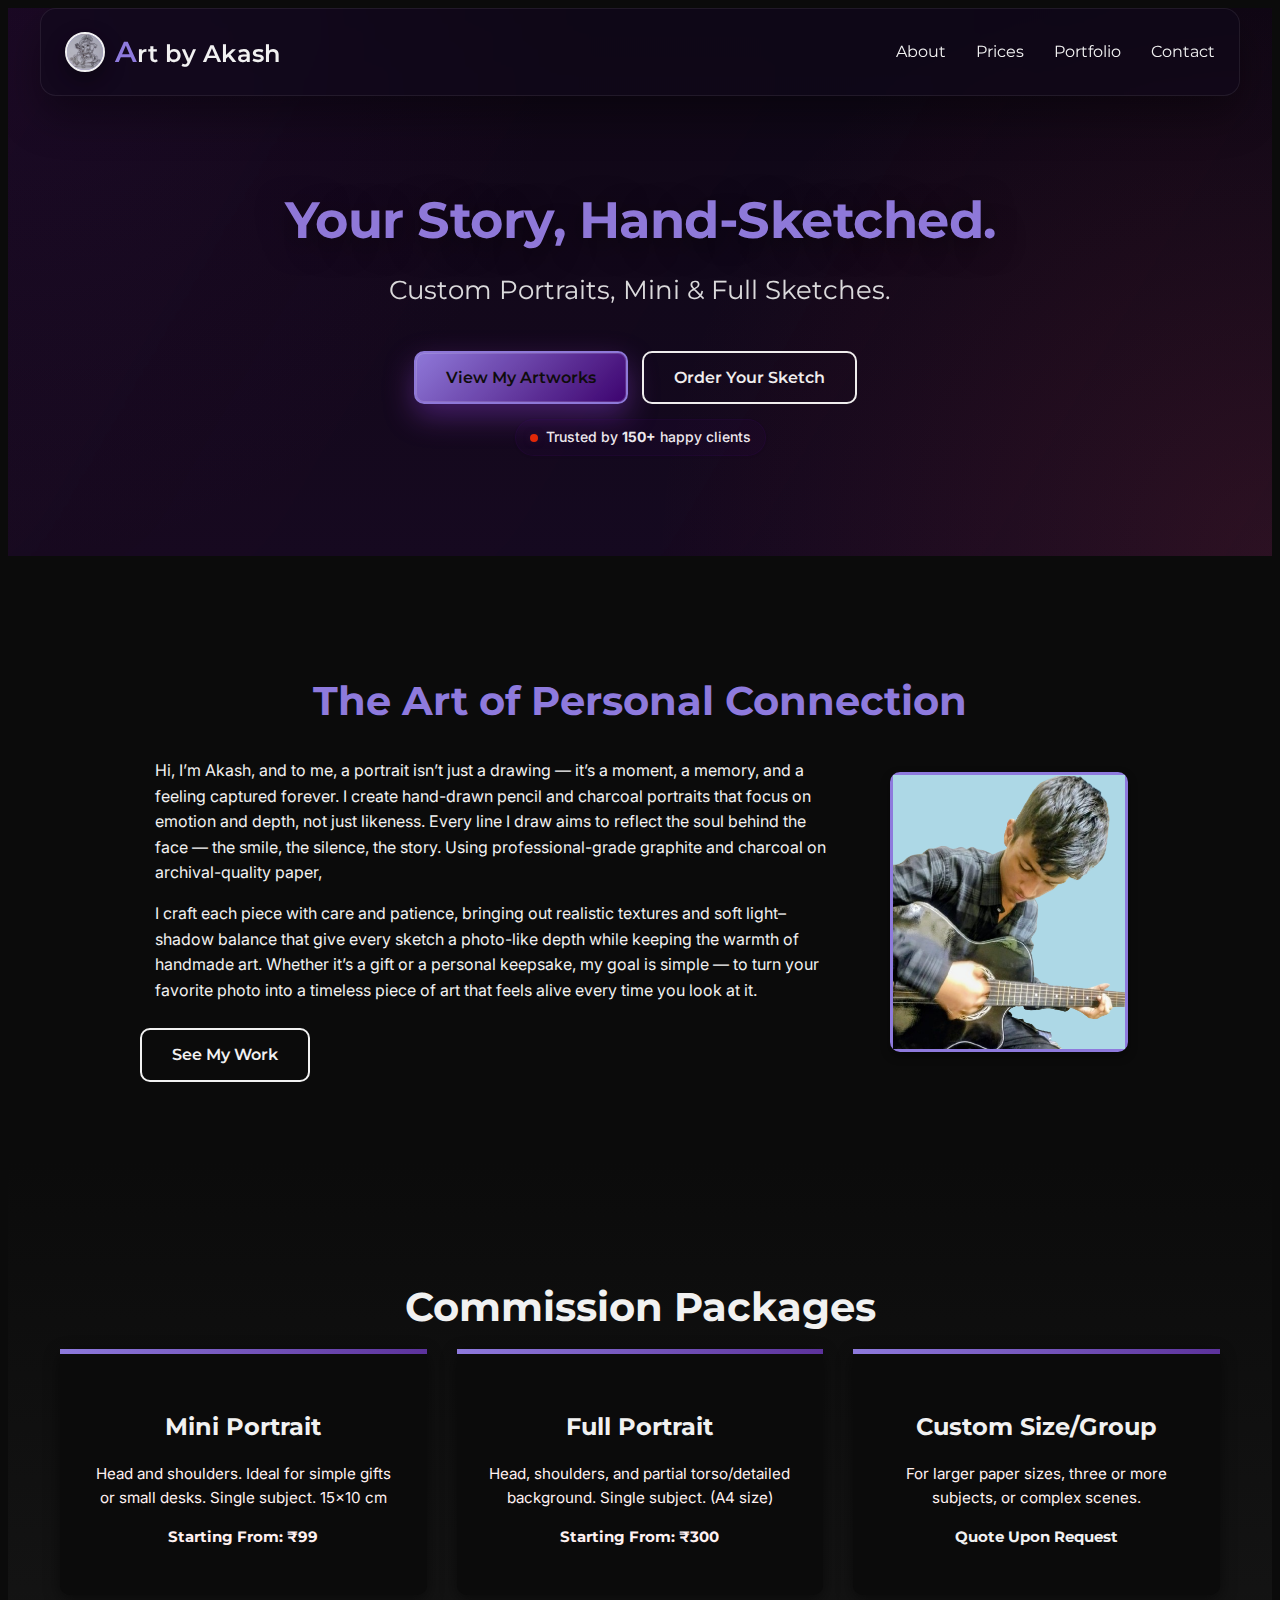
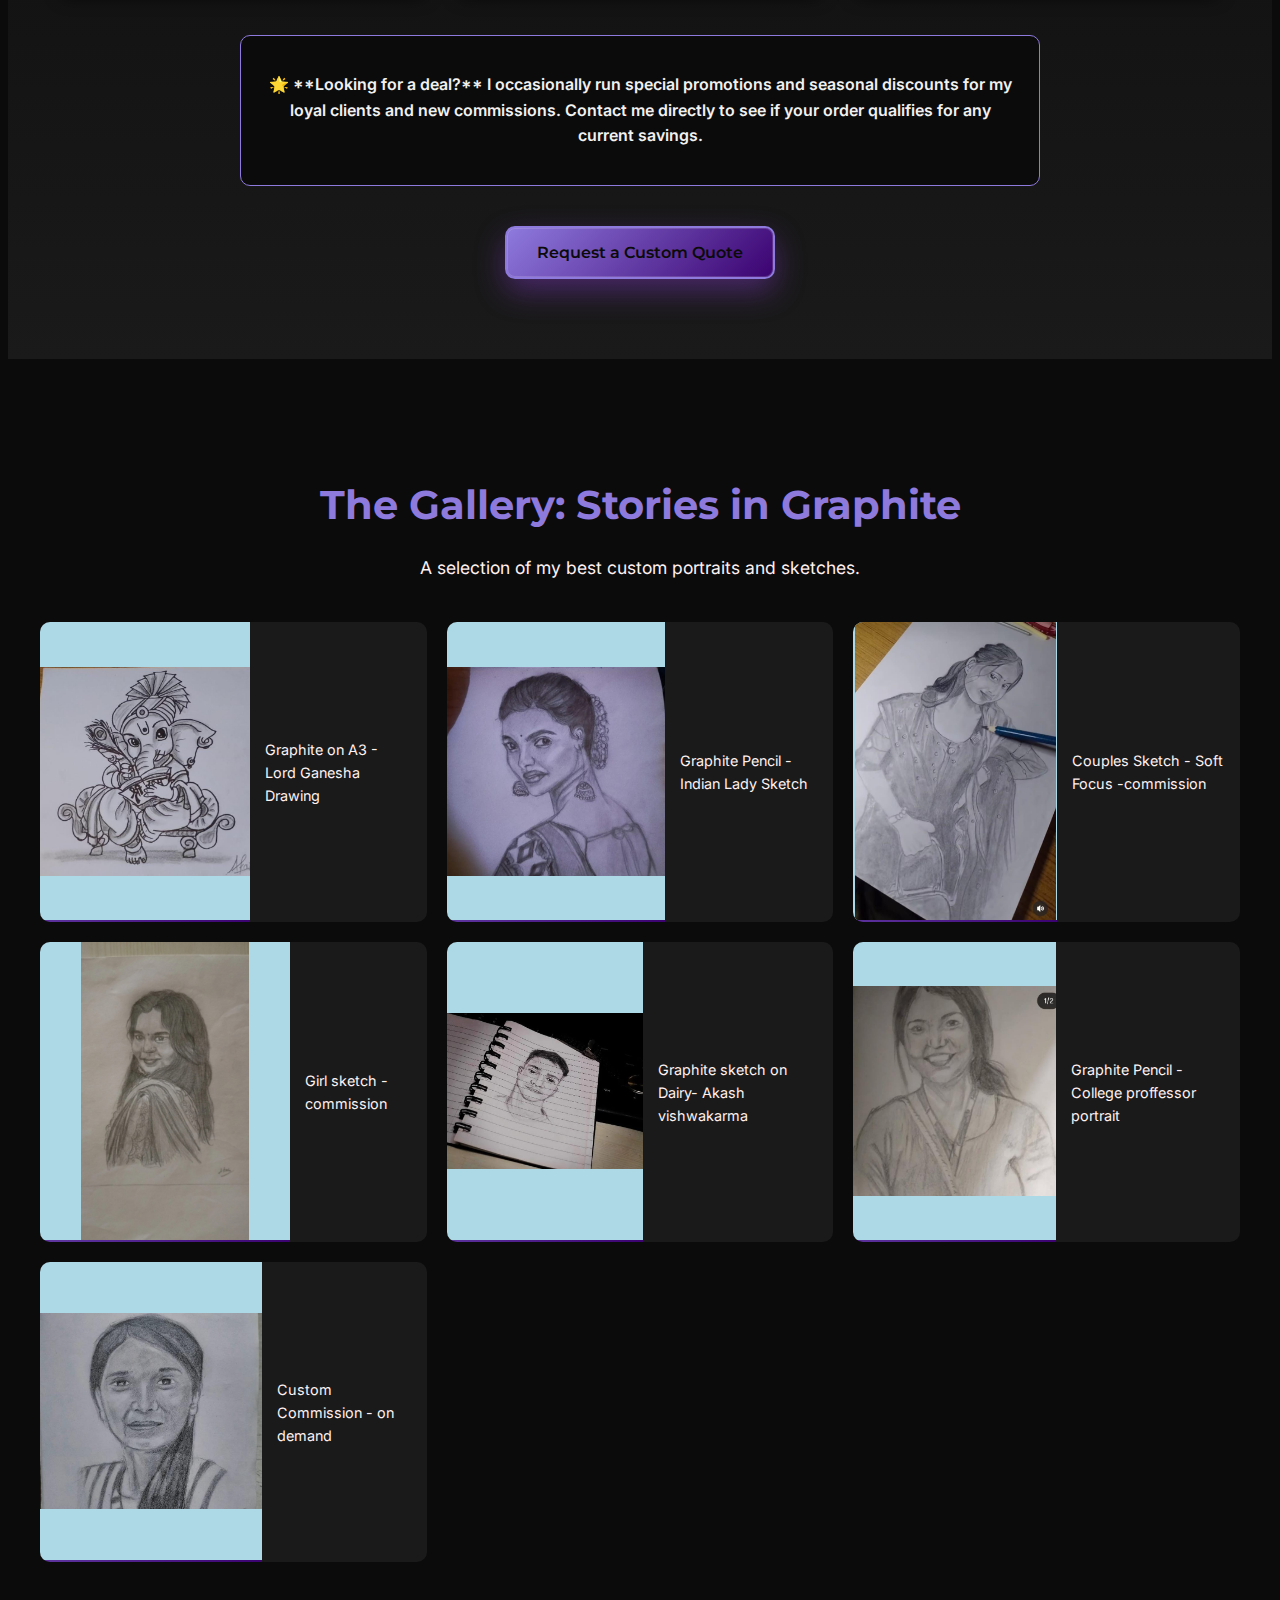
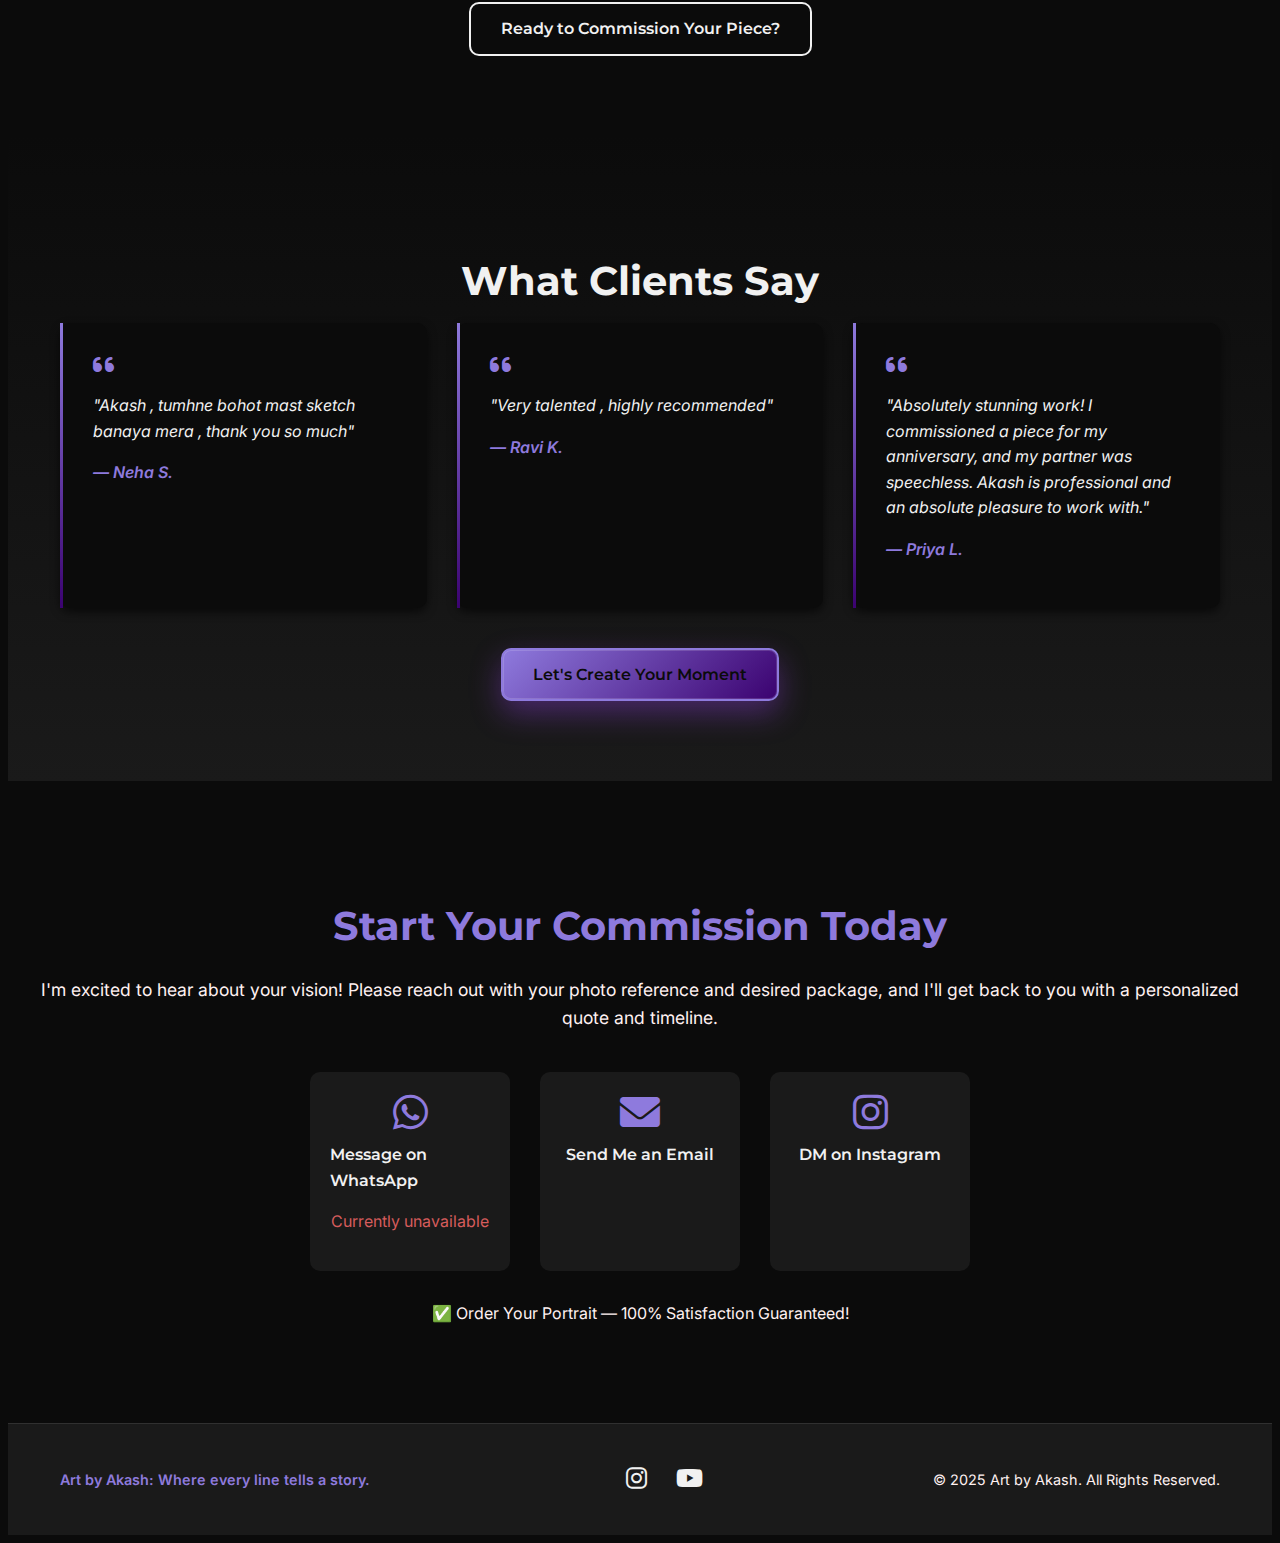
<file: index.html>
<!DOCTYPE html>
<html lang="en">
  <head>
    <meta charset="UTF-8" />
    <meta name="viewport" content="width=device-width, initial-scale=1.0" />
    <title>Art by Akash - Custom Portrait Sketches</title>
    <link rel="stylesheet" href="style.css" />
    <link
      href="https://fonts.googleapis.com/css2?family=Montserrat:wght@400;600;700&family=Inter:wght@300;400;600&display=swap"
      rel="stylesheet"
    />
    <link
      rel="stylesheet"
      href="https://cdnjs.cloudflare.com/ajax/libs/font-awesome/6.0.0-beta3/css/all.min.css"
    />
  </head>
  <body>
    <header id="hero">
      <nav class="container">
        <div class="logo">
          <img
            src="./images/photodefault.jpeg"
            alt="Art by Akash Logo"
            class="logo-img"
          />
          <span class="logo-text"
            ><span class="logo-accent">A</span>rt by Akash</span
          >
        </div>
        <button
          class="hamburger-menu"
          aria-label="Toggle navigation"
          onclick="toggleMenu()"
        >
          <i class="fas fa-bars"></i>
        </button>

        <ul id="nav-links">
          <li><a href="#about">About</a></li>
          <li><a href="#prices">Prices</a></li>
          <li><a href="#portfolio">Portfolio</a></li>
          <li><a href="#contact">Contact</a></li>
        </ul>
      </nav>
      <div class="hero-bg"></div>

      <div class="hero-content container">
        <h1 class="accent-text">Your Story, Hand-Sketched.</h1>
        <h2>Custom Portraits, Mini & Full Sketches.</h2>
        <div class="hero-ctas">
          <a href="#portfolio" class="cta-primary">View My Artworks</a>
          <a href="#contact" class="cta-secondary">Order Your Sketch</a>
          <div style="text-align: center; margin-top: 15px">
            <div
              style="
                display: inline-flex;
                align-items: center;
                gap: 8px;
                background: rgba(59, 2, 112, 0.08);
                border: 1px solid rgba(59, 2, 112, 0.15);
                color: #efecf1;
                font-size: 14px;
                font-weight: 500;
                padding: 6px 14px;
                border-radius: 20px;
                box-shadow: 0 1px 3px rgba(0, 0, 0, 0.05);
              "
            >
              <span
                style="
                  width: 8px;
                  height: 8px;
                  background: #e42807;
                  border-radius: 50%;
                  box-shadow: 0 0 6px #230e31;
                  animation: pulse 1.5s infinite;
                "
              ></span>
              <span>Trusted by <strong>150+</strong> happy clients</span>
            </div>
          </div>

          <style>
            @keyframes pulse {
              0% {
                opacity: 1;
              }
              50% {
                opacity: 0.2;
              }
              100% {
                opacity: 1;
              }
            }
          </style>
        </div>
      </div>
    </header>

    <main>
      <section id="about" class="container section-padding">
        <h2 class="section-title">The Art of Personal Connection</h2>
        <div class="about-content">
          <div class="about-text">
            <p style="margin: 15px">
              Hi, I’m Akash, and to me, a portrait isn’t just a drawing — it’s a
              moment, a memory, and a feeling captured forever. I create
              hand-drawn pencil and charcoal portraits that focus on emotion and
              depth, not just likeness. Every line I draw aims to reflect the
              soul behind the face — the smile, the silence, the story. Using
              professional-grade graphite and charcoal on archival-quality
              paper,
            </p>
            <p style="margin: 15px">
              I craft each piece with care and patience, bringing out realistic
              textures and soft light–shadow balance that give every sketch a
              photo-like depth while keeping the warmth of handmade art. Whether
              it’s a gift or a personal keepsake, my goal is simple — to turn
              your favorite photo into a timeless piece of art that feels alive
              every time you look at it.
            </p>
            <a href="#portfolio" class="cta-secondary">See My Work</a>
          </div>
          <div class="about-image-placeholder">
            <div class="image-box">
              <img src="./images/me.png" alt="Artist image" />
            </div>
          </div>
        </div>
      </section>

      <section id="prices" class="dark-section section-padding">
        <div class="container">
          <h2 class="section-title white-text">Commission Packages</h2>
          <div class="price-grid">
            <div class="price-card">
              <h3>Mini Portrait</h3>
              <p>
                Head and shoulders. Ideal for simple gifts or small desks.
                Single subject. 15x10 cm
              </p>
              <p class="price-tag accent-text">Starting From: ₹99</p>
            </div>
            <div class="price-card">
              <h3>Full Portrait</h3>
              <p>
                Head, shoulders, and partial torso/detailed background. Single
                subject. (A4 size)
              </p>
              <p class="price-tag accent-text">Starting From: ₹300</p>
            </div>

            <div class="price-card custom-quote-card">
              <h3>Custom Size/Group</h3>
              <p>
                For larger paper sizes, three or more subjects, or complex
                scenes.
              </p>
              <p class="price-tag accent-text-secondary">Quote Upon Request</p>
            </div>
          </div>
          <div class="special-offer">
            <p>
              🌟 **Looking for a deal?** I occasionally run special promotions
              and seasonal discounts for my loyal clients and new commissions.
              Contact me directly to see if your order qualifies for any current
              savings.
            </p>
          </div>
          <a href="#contact" class="cta-primary center-cta"
            >Request a Custom Quote</a
          >
        </div>
      </section>

      <section id="portfolio" class="container section-padding">
        <h2 class="section-title">The Gallery: Stories in Graphite</h2>
        <p class="section-subtitle">
          A selection of my best custom portraits and sketches.
        </p>
        <div class="portfolio-grid">
          <div class="sketch-card">
            <div class="sketch-image-placeholder">
              <img src="./images/photodefault.jpeg" />
            </div>
            <p>Graphite on A3 - Lord Ganesha Drawing</p>
          </div>
          <div class="sketch-card">
            <div class="sketch-image-placeholder">
              <img src="./images/photoone.jpeg" />
            </div>
            <p>Graphite Pencil - Indian Lady Sketch</p>
          </div>
          <div class="sketch-card">
            <div class="sketch-image-placeholder">
              <img src="./images/phototwo.jpeg" />
            </div>
            <p>Couples Sketch - Soft Focus -commission</p>
          </div>
          <div class="sketch-card">
            <div class="sketch-image-placeholder">
              <img src="./images/photoseven.jpeg" />
            </div>
            <p>Girl sketch -commission</p>
          </div>
          <div class="sketch-card">
            <div class="sketch-image-placeholder">
              <img src="./images/photothree.jpeg" />
            </div>
            <p>Graphite sketch on Dairy- Akash vishwakarma</p>
          </div>
          <div class="sketch-card">
            <div class="sketch-image-placeholder">
              <img src="./images/photofour.jpeg" />
            </div>
            <p>Graphite Pencil - College proffessor portrait</p>
          </div>
          <div class="sketch-card">
            <div class="sketch-image-placeholder">
              <img src="./images/photofive.jpeg" />
            </div>
            <p>Custom Commission - on demand</p>
          </div>
        </div>
        <a href="#contact" class="cta-secondary center-cta"
          >Ready to Commission Your Piece?</a
        >
      </section>

      <section id="testimonials" class="dark-section section-padding">
        <div class="container">
          <h2 class="section-title white-text">What Clients Say</h2>
          <div class="testimonial-grid">
            <div class="testimonial-card">
              <i class="fas fa-quote-left accent-text"></i>
              <p>
                "Akash , tumhne bohot mast sketch banaya mera , thank you so
                much"
              </p>
              <p class="client-name">— Neha S.</p>
            </div>
            <div class="testimonial-card">
              <i class="fas fa-quote-left accent-text"></i>
              <p>"Very talented , highly recommended"</p>
              <p class="client-name">— Ravi K.</p>
            </div>
            <div class="testimonial-card">
              <i class="fas fa-quote-left accent-text"></i>
              <p>
                "Absolutely stunning work! I commissioned a piece for my
                anniversary, and my partner was speechless. Akash is
                professional and an absolute pleasure to work with."
              </p>
              <p class="client-name">— Priya L.</p>
            </div>
          </div>
          <a href="#contact" class="cta-primary center-cta"
            >Let's Create Your Moment</a
          >
        </div>
      </section>

      <section id="contact" class="container section-padding">
        <h2 class="section-title accent-text">Start Your Commission Today</h2>
        <p class="section-subtitle">
          I'm excited to hear about your vision! Please reach out with your
          photo reference and desired package, and I'll get back to you with a
          personalized quote and timeline.
        </p>

        <div class="contact-options">
          <a
            href="https://wa.me/yourwhatsappnumber"
            target="_blank"
            class="contact-link"
          >
            <i class="fab fa-whatsapp"></i>
            <span>Message on WhatsApp</span>
            <p style="color: rgb(214, 92, 92)">Currently unavailable</p>
          </a>
          <a
            href="mailto:akashvishwakarmaservices@gmail.com"
            class="contact-link"
          >
            <i class="fas fa-envelope"></i>
            <span>Send Me an Email</span><br />
            <!-- <p style="color: rgb(214, 92, 92)">Currently unavailable</p> -->
          </a>
          <a
            href="https://instagram.com/art_by_akash_official"
            target="_blank"
            class="contact-link"
          >
            <i class="fab fa-instagram"></i>
            <span>DM on Instagram</span>
          </a>
        </div>
        <p class="contact-note">
          ✅ Order Your Portrait — 100% Satisfaction Guaranteed!
        </p>
      </section>
    </main>

    <footer>
      <div class="container footer-content">
        <div class="footer-branding">
          <p>Art by Akash: Where every line tells a story.</p>
        </div>
        <div class="footer-social">
          <a
            href="https://instagram.com/art_by_akash_official"
            target="_blank"
            aria-label="Instagram"
            ><i class="fab fa-instagram"></i
          ></a>
          <a
            href="https://youtube.com/@art_by_akash"
            target="_blank"
            aria-label="YouTube"
            ><i class="fab fa-youtube"></i
          ></a>
        </div>
        <div class="footer-copyright">
          &copy; 2025 Art by Akash. All Rights Reserved.
        </div>
      </div>
    </footer>

    <script>
      function toggleMenu() {
        const navLinks = document.getElementById("nav-links");
        navLinks.classList.toggle("active");
      }
      // Closes the menu when a link is clicked on mobile
      document.querySelectorAll("#nav-links a").forEach((item) => {
        item.addEventListener("click", () => {
          const navLinks = document.getElementById("nav-links");
          if (navLinks.classList.contains("active")) {
            navLinks.classList.remove("active");
          }
        });
      });
    </script>
  </body>
</html>
</file>
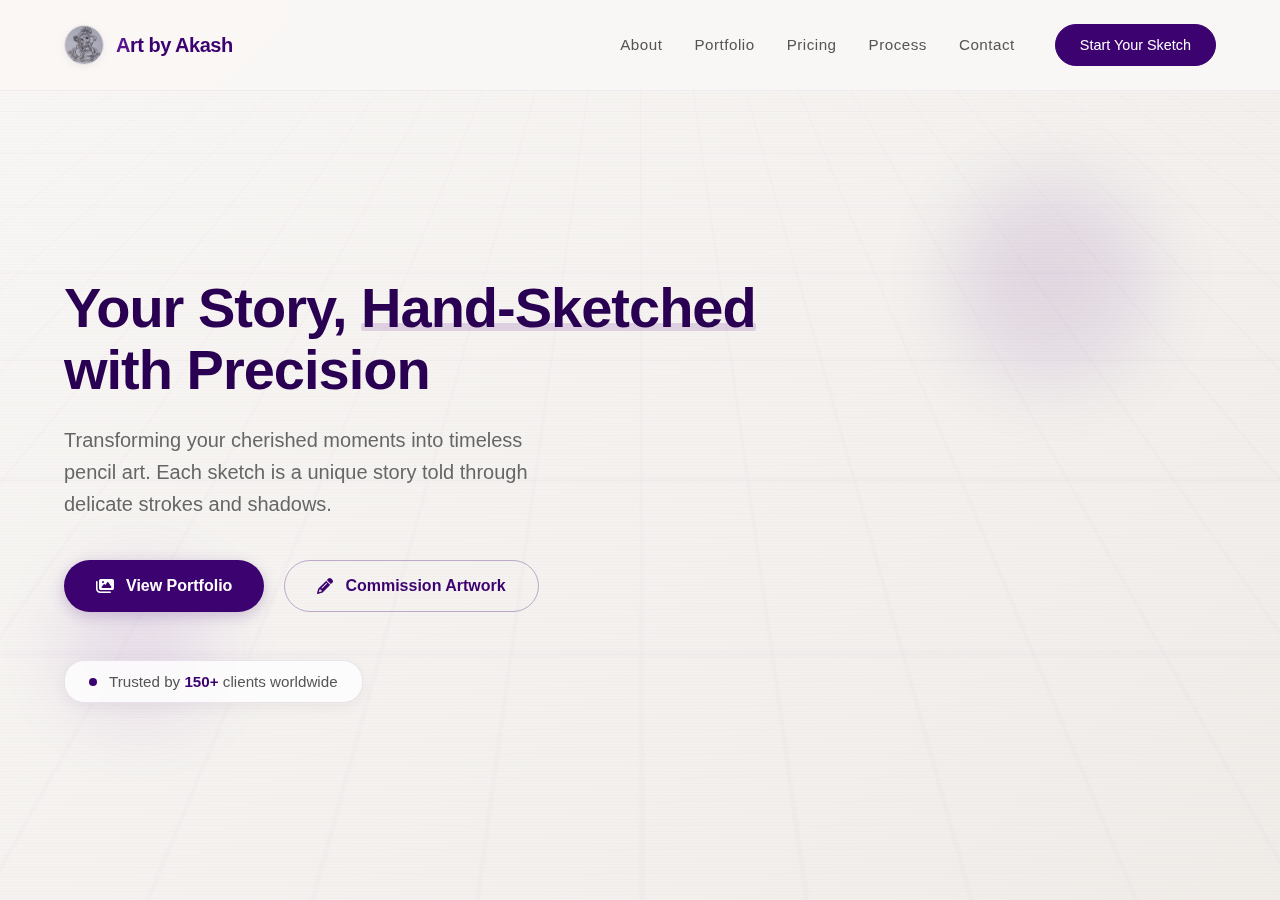
<file: home.html>
<!DOCTYPE html>
<html lang="en">
  <head>
    <meta charset="UTF-8" />
    <meta name="viewport" content="width=device-width, initial-scale=1.0" />
    <title>Art by Akash | Pencil Sketch Artist</title>
    <link
      rel="stylesheet"
      href="https://cdnjs.cloudflare.com/ajax/libs/font-awesome/6.4.0/css/all.min.css"
    />
    <style>
      * {
        margin: 0;
        padding: 0;
        box-sizing: border-box;
      }

      body {
        font-family: "Inter", -apple-system, BlinkMacSystemFont, "Segoe UI",
          Roboto, sans-serif;
        color: #333;
        overflow-x: hidden;
        background: #f9f7f5;
      }

      /* 3D Sketch Background */
      .sketch-background {
        position: fixed;
        top: 0;
        left: 0;
        width: 100%;
        height: 100%;
        z-index: -1;
        background: linear-gradient(135deg, #f9f7f5 0%, #f0ede9 100%);
      }

      .sketch-grid {
        position: absolute;
        top: 0;
        left: 0;
        width: 100%;
        height: 100%;
        opacity: 0.15;
        background-image: linear-gradient(
            rgba(59, 2, 112, 0.1) 1px,
            transparent 1px
          ),
          linear-gradient(90deg, rgba(59, 2, 112, 0.1) 1px, transparent 1px);
        background-size: 40px 40px;
        transform: perspective(500px) rotateX(60deg);
        transform-origin: center top;
        animation: gridMove 20s linear infinite;
      }

      .sketch-lines {
        position: absolute;
        top: 0;
        left: 0;
        width: 100%;
        height: 100%;
        opacity: 0.08;
        background-image: repeating-linear-gradient(
          0deg,
          transparent,
          transparent 2px,
          rgba(59, 2, 112, 0.2) 2px,
          rgba(59, 2, 112, 0.2) 3px
        );
      }

      .floating-sketches {
        position: absolute;
        width: 100%;
        height: 100%;
      }

      .sketch-element {
        position: absolute;
        opacity: 0.03;
        filter: blur(0.5px);
      }

      .sketch-1 {
        top: 20%;
        left: 10%;
        width: 100px;
        height: 150px;
        background: rgba(59, 2, 112, 0.1);
        border-radius: 2px;
        transform: rotate(15deg);
      }

      .sketch-2 {
        top: 60%;
        right: 15%;
        width: 120px;
        height: 80px;
        background: rgba(59, 2, 112, 0.1);
        border-radius: 2px;
        transform: rotate(-10deg);
      }

      .sketch-3 {
        bottom: 20%;
        left: 20%;
        width: 80px;
        height: 120px;
        background: rgba(59, 2, 112, 0.1);
        border-radius: 2px;
        transform: rotate(5deg);
      }

      @keyframes gridMove {
        0% {
          background-position: 0 0;
        }
        100% {
          background-position: 40px 40px;
        }
      }

      /* Minimal Header */
      .main-header {
        position: fixed;
        top: 0;
        left: 0;
        width: 100%;
        padding: 1.5rem 5%;
        z-index: 1000;
        background: rgba(249, 247, 245, 0.9);
        backdrop-filter: blur(10px);
        border-bottom: 1px solid rgba(59, 2, 112, 0.05);
        transition: all 0.3s ease;
      }

      .header-scrolled {
        padding: 1rem 5%;
        box-shadow: 0 2px 20px rgba(0, 0, 0, 0.05);
      }

      .nav-container {
        max-width: 1200px;
        margin: 0 auto;
        display: flex;
        justify-content: space-between;
        align-items: center;
      }

      .logo {
        display: flex;
        align-items: center;
        gap: 0.75rem;
        text-decoration: none;
      }

      .logo-img {
        width: 40px;
        height: 40px;
        border-radius: 50%;
        object-fit: cover;
        border: 1px solid rgba(59, 2, 112, 0.1);
        box-shadow: 0 2px 8px rgba(0, 0, 0, 0.05);
      }

      .logo-text {
        font-size: 1.25rem;
        font-weight: 600;
        color: #3b0270;
        letter-spacing: -0.5px;
      }

      .logo-accent {
        color: #5a138f;
        font-weight: 700;
      }

      /* Minimal Navigation */
      .main-nav {
        display: flex;
        align-items: center;
        gap: 2.5rem;
      }

      .nav-links {
        display: flex;
        gap: 2rem;
        list-style: none;
      }

      .nav-link {
        text-decoration: none;
        color: #555;
        font-weight: 500;
        font-size: 0.95rem;
        letter-spacing: 0.5px;
        position: relative;
        padding: 0.5rem 0;
        transition: color 0.3s ease;
      }

      .nav-link:hover {
        color: #3b0270;
      }

      .nav-link::after {
        content: "";
        position: absolute;
        bottom: 0;
        left: 0;
        width: 0;
        height: 1px;
        background: #3b0270;
        transition: width 0.3s ease;
      }

      .nav-link:hover::after {
        width: 100%;
      }

      .nav-cta {
        background: #3b0270;
        color: white;
        padding: 0.75rem 1.5rem;
        border-radius: 25px;
        text-decoration: none;
        font-weight: 500;
        font-size: 0.9rem;
        transition: all 0.3s ease;
        border: 1px solid #3b0270;
      }

      .nav-cta:hover {
        background: #5a138f;
        transform: translateY(-2px);
        box-shadow: 0 5px 15px rgba(91, 19, 143, 0.2);
      }

      /* Hamburger Menu (Mobile) */
      .hamburger {
        display: none;
        background: none;
        border: none;
        cursor: pointer;
        padding: 0.5rem;
      }

      .hamburger span {
        display: block;
        width: 25px;
        height: 2px;
        background: #3b0270;
        margin: 5px 0;
        transition: 0.3s;
      }

      /* Hero Section */
      .hero {
        min-height: 100vh;
        display: flex;
        align-items: center;
        padding: 0 5%;
        padding-top: 80px;
      }

      .hero-content {
        max-width: 1200px;
        margin: 0 auto;
        width: 100%;
      }

      .hero-text {
        max-width: 700px;
      }

      .hero-title {
        font-size: 3.5rem;
        font-weight: 700;
        line-height: 1.1;
        color: #2a0152;
        margin-bottom: 1.5rem;
        letter-spacing: -1px;
      }

      .hero-subtitle {
        font-size: 1.25rem;
        color: #666;
        margin-bottom: 2.5rem;
        line-height: 1.6;
        font-weight: 400;
        max-width: 500px;
      }

      .accent-text {
        position: relative;
        display: inline-block;
      }

      .accent-text::after {
        content: "";
        position: absolute;
        bottom: 8px;
        left: 0;
        width: 100%;
        height: 8px;
        background: rgba(91, 19, 143, 0.15);
        z-index: -1;
        border-radius: 2px;
      }

      /* Hero Actions */
      .hero-actions {
        display: flex;
        gap: 1.25rem;
        margin-bottom: 3rem;
      }

      .btn {
        padding: 1rem 2rem;
        border-radius: 30px;
        text-decoration: none;
        font-weight: 600;
        font-size: 1rem;
        display: inline-flex;
        align-items: center;
        gap: 0.75rem;
        transition: all 0.3s ease;
      }

      .btn-primary {
        background: #3b0270;
        color: white;
        box-shadow: 0 4px 15px rgba(59, 2, 112, 0.2);
      }

      .btn-primary:hover {
        background: #5a138f;
        transform: translateY(-3px);
        box-shadow: 0 8px 25px rgba(59, 2, 112, 0.3);
      }

      .btn-secondary {
        background: transparent;
        color: #3b0270;
        border: 1.5px solid rgba(59, 2, 112, 0.3);
      }

      .btn-secondary:hover {
        border-color: #3b0270;
        background: rgba(59, 2, 112, 0.05);
        transform: translateY(-3px);
      }

      /* Trust Badge */
      .trust-badge {
        display: inline-flex;
        align-items: center;
        gap: 0.75rem;
        background: rgba(255, 255, 255, 0.8);
        border: 1px solid rgba(59, 2, 112, 0.1);
        border-radius: 20px;
        padding: 0.75rem 1.5rem;
        backdrop-filter: blur(10px);
        box-shadow: 0 4px 15px rgba(0, 0, 0, 0.05);
      }

      .trust-dot {
        width: 8px;
        height: 8px;
        background: #3b0270;
        border-radius: 50%;
        animation: pulse 2s infinite;
      }

      .trust-text {
        font-size: 0.95rem;
        color: #555;
      }

      .trust-count {
        font-weight: 700;
        color: #3b0270;
      }

      @keyframes pulse {
        0%,
        100% {
          opacity: 1;
        }
        50% {
          opacity: 0.5;
        }
      }

      /* Floating Elements */
      .floating-element {
        position: absolute;
        z-index: -1;
        opacity: 0.1;
        pointer-events: none;
        background-color: blue;
      }

      .circle-1 {
        top: 20%;
        right: 10%;
        width: 200px;
        height: 200px;
        border-radius: 50%;
        background: linear-gradient(135deg, #3b0270, #5a138f);
        filter: blur(40px);
      }

      .circle-2 {
        bottom: 20%;
        left: 5%;
        width: 150px;
        height: 150px;
        border-radius: 50%;
        background: linear-gradient(135deg, #5a138f, #7b2cbf);
        filter: blur(40px);
      }

      /* Responsive Design */
      @media (max-width: 992px) {
        .hero-title {
          font-size: 2.75rem;
        }
      }

      @media (max-width: 768px) {
        .hamburger {
          display: block;
        }

        .main-nav {
          position: fixed;
          top: 80px;
          left: 0;
          width: 100%;
          background: rgba(249, 247, 245, 0.98);
          backdrop-filter: blur(20px);
          flex-direction: column;
          padding: 2rem;
          gap: 1.5rem;
          transform: translateY(-100%);
          opacity: 0;
          visibility: hidden;
          transition: all 0.3s ease;
          border-bottom: 1px solid rgba(59, 2, 112, 0.1);
        }

        .main-nav.active {
          transform: translateY(0);
          opacity: 1;
          visibility: visible;
        }

        .nav-links {
          flex-direction: column;
          gap: 1rem;
          width: 100%;
        }

        .nav-link {
          padding: 0.75rem 0;
          width: 100%;
          display: block;
        }

        .hero {
          padding-top: 100px;
          text-align: center;
        }

        .hero-title {
          font-size: 2.5rem;
        }

        .hero-subtitle {
          font-size: 1.125rem;
          margin-left: auto;
          margin-right: auto;
        }

        .hero-actions {
          flex-direction: column;
          align-items: center;
        }

        .btn {
          width: 100%;
          max-width: 300px;
          justify-content: center;
        }

        .hamburger.active span:nth-child(1) {
          transform: rotate(-45deg) translate(-5px, 6px);
        }

        .hamburger.active span:nth-child(2) {
          opacity: 0;
        }

        .hamburger.active span:nth-child(3) {
          transform: rotate(45deg) translate(-5px, -6px);
        }
      }

      @media (max-width: 480px) {
        .hero-title {
          font-size: 2rem;
        }

        .main-header {
          padding: 1rem 5%;
        }
      }
    </style>
  </head>
  <body>
    <!-- 3D Sketch Background -->
    <div class="sketch-background">
      <div class="sketch-grid"></div>
      <div class="sketch-lines"></div>
      <div class="floating-sketches">
        <div class="sketch-element sketch-1"></div>
        <div class="sketch-element sketch-2"></div>
        <div class="sketch-element sketch-3"></div>
      </div>
    </div>

    <!-- Floating Elements -->
    <div class="floating-element circle-1"></div>
    <div class="floating-element circle-2"></div>

    <!-- Minimal Header -->
    <header class="main-header" id="mainHeader">
      <div class="nav-container">
        <a href="#" class="logo">
          <img
            src="./images/photodefault.jpeg"
            alt="Art by Akash"
            class="logo-img"
          />
          <span class="logo-text"
            ><span class="logo-accent">A</span>rt by Akash</span
          >
        </a>

        <nav class="main-nav" id="mainNav">
          <ul class="nav-links">
            <li><a href="#about" class="nav-link">About</a></li>
            <li><a href="#portfolio" class="nav-link">Portfolio</a></li>
            <li><a href="#pricing" class="nav-link">Pricing</a></li>
            <li><a href="#process" class="nav-link">Process</a></li>
            <li><a href="#contact" class="nav-link">Contact</a></li>
          </ul>
          <a href="#contact" class="nav-cta">Start Your Sketch</a>
        </nav>

        <button class="hamburger" id="hamburger" aria-label="Toggle menu">
          <span></span>
          <span></span>
          <span></span>
        </button>
      </div>
    </header>

    <!-- Hero Section -->
    <section class="hero">
      <div class="hero-content">
        <div class="hero-text">
          <h1 class="hero-title">
            Your Story, <span class="accent-text">Hand-Sketched</span> with
            Precision
          </h1>
          <p class="hero-subtitle">
            Transforming your cherished moments into timeless pencil art. Each
            sketch is a unique story told through delicate strokes and shadows.
          </p>

          <div class="hero-actions">
            <a href="#portfolio" class="btn btn-primary">
              <i class="fas fa-images"></i>
              View Portfolio
            </a>
            <a href="#contact" class="btn btn-secondary">
              <i class="fas fa-pencil-alt"></i>
              Commission Artwork
            </a>
          </div>

          <div class="trust-badge">
            <div class="trust-dot"></div>
            <span class="trust-text">
              Trusted by <strong class="trust-count">150+</strong> clients
              worldwide
            </span>
          </div>
        </div>
      </div>
    </section>

    <script>
      // Mobile menu toggle
      const hamburger = document.getElementById("hamburger");
      const mainNav = document.getElementById("mainNav");
      const mainHeader = document.getElementById("mainHeader");

      hamburger.addEventListener("click", () => {
        hamburger.classList.toggle("active");
        mainNav.classList.toggle("active");
      });

      // Close mobile menu when clicking a link
      document.querySelectorAll(".nav-link").forEach((link) => {
        link.addEventListener("click", () => {
          hamburger.classList.remove("active");
          mainNav.classList.remove("active");
        });
      });

      // Header scroll effect
      window.addEventListener("scroll", () => {
        if (window.scrollY > 50) {
          mainHeader.classList.add("header-scrolled");
        } else {
          mainHeader.classList.remove("header-scrolled");
        }
      });

      // Smooth scroll for anchor links
      document.querySelectorAll('a[href^="#"]').forEach((anchor) => {
        anchor.addEventListener("click", function (e) {
          e.preventDefault();
          const targetId = this.getAttribute("href");
          if (targetId === "#") return;

          const targetElement = document.querySelector(targetId);
          if (targetElement) {
            window.scrollTo({
              top: targetElement.offsetTop - 100,
              behavior: "smooth",
            });
          }
        });
      });

      // Prevent mobile menu from opening automatically
      window.addEventListener("load", () => {
        hamburger.classList.remove("active");
        mainNav.classList.remove("active");
      });
    </script>
  </body>
</html>
</file>
<file: style.css>
/* --- 1. Global Styles and Variables (FINAL) --- */
:root {
  /* USER DEFINED COLORS */
  --color-accent-secondary: #3b0270; /* Deep Pink/Violet (Hover) */
  --color-accent-primary: #8e7add; /* Electric Indigo (Main Accent) - Softer Blue/Purple */
  --color-primary-bg: #0b0b0b; /* Black - Main Background */
  --color-secondary-bg: #1a1a1a; /* Card - Used for sections/cards */
  --color-text-light: #f1f1f1; /* Text - Primary Text Color */
  --color-text-muted: #fff1f1; /* Muted - Used for subtle text/icons */

  /* GRADIENTS */
  --gradient-main: linear-gradient(
    135deg,
    var(--color-accent-primary) 0%,
    var(--color-accent-secondary) 100%
  );
  --gradient-bg: linear-gradient(
    180deg,
    var(--color-primary-bg) 0%,
    var(--color-secondary-bg) 100%
  );

  --border-radius-main: 10px; /* Increased rounding */

  --font-heading: "Montserrat", sans-serif;
  --font-body: "Inter", sans-serif;
}

* {
  margin: 15;
  padding: 0;
  box-sizing: border-box;
  scroll-behavior: smooth;
}

body {
  background-color: var(--color-primary-bg);
  color: var(--color-text-light);
  font-family: var(--font-body);
  line-height: 1.6;
  overflow-x: hidden; /* Prevent horizontal scroll due to animations */
}

h1,
h2,
h3 {
  font-family: var(--font-heading);
  margin-bottom: 1rem;
}

a {
  color: var(--color-text-light);
  text-decoration: none;
  transition: color 0.3s;
}

a:hover {
  color: var(--color-accent-primary);
}

.container {
  max-width: 1200px;
  margin: 0 auto;
  padding: 0 20px;
}

.section-padding {
  padding: 80px 0;
}

.section-title {
  font-size: 2.5rem;
  text-align: center;
  margin-bottom: 10px;
  color: var(--color-accent-primary);
  /* Subtle hover animation */
  transition: transform 0.3s ease;
}

.section-title:hover {
  transform: scale(1.01);
}

.section-subtitle {
  font-size: 1.1rem;
  text-align: center;
  margin-bottom: 40px;
  color: var(--color-text-muted);
}

.dark-section {
  /* Linear Gradient Background for Dark Sections */
  background: var(--gradient-bg);
}

.white-text {
  color: var(--color-text-light);
}

.accent-text {
  color: var(--color-accent-primary);
}

/* --- 2. Call-to-Action Buttons --- */
.cta-primary,
.cta-secondary {
  display: inline-block;
  padding: 12px 30px;
  font-family: var(--font-heading);
  font-weight: 600;
  border-radius: var(--border-radius-main);
  margin: 10px 10px 0 0;
  transition: all 0.3s ease;
}

.cta-primary {
  /* Gradient Background for Primary CTA */
  background: var(--gradient-main);
  color: var(--color-primary-bg);
  border: 2px solid var(--color-accent-primary);
  box-shadow: 0 4px 15px rgba(93, 63, 211, 0.4);
}

.cta-primary:hover {
  transform: translateY(-3px);
  background: var(--color-accent-secondary);
  border-color: var(--color-accent-secondary);
  box-shadow: 0 6px 20px rgba(59, 2, 112, 0.6);
  color: var(--color-text-light);
}

.cta-secondary {
  background-color: transparent;
  color: var(--color-text-light);
  border: 2px solid var(--color-text-light);
}

.cta-secondary:hover {
  transform: scale(1.05);
  border-color: var(--color-accent-primary);
  color: var(--color-accent-primary);
  box-shadow: 0 0 10px rgba(93, 63, 211, 0.5);
}

.center-cta {
  display: block;
  width: fit-content;
  margin: 40px auto 0 auto;
}

/* --- 3. Header / Hero Section --- */
#hero {
  background-color: var(--color-primary-bg);
  background-image: linear-gradient(
      rgba(11, 11, 11, 0.8),
      rgba(11, 11, 11, 0.95)
    ),
    url("placeholder-hero-sketch.jpg");
  background-size: cover;
  background-position: center;
  padding: 150px 0 100px 0;
  text-align: center;
}

nav {
  display: flex;
  justify-content: space-between;
  align-items: center;
  padding: 15px 20px;
  position: absolute;
  top: 0;
  left: 0;
  right: 0;
  background-color: rgba(11, 11, 11, 0.9);
  z-index: 10;
}

nav .logo {
  display: flex;
  align-items: center;
  font-family: var(--font-heading);
  font-size: 1.8rem;
  font-weight: 700;
}

.logo-img {
  width: 40px; /* Space for a small logo image */
  height: 40px;
  background-color: var(--color-accent-primary);
  border-radius: 50%; /* Rounded logo space */
  margin-right: 10px;
  /* Placeholder styling - replace with actual image */
  content: "";
}

.logo-text {
  font-size: 1.5rem;
}

.logo-accent {
  color: var(--color-accent-primary);
  font-size: 1.8rem;
}

nav ul {
  list-style: none;
  display: flex;
}

nav ul li {
  margin-left: 30px;
}

nav ul a {
  font-family: var(--font-heading);
  font-weight: 400;
  transition: color 0.3s, border-bottom 0.3s;
}

nav ul a:hover {
  border-bottom: 2px solid var(--color-accent-primary);
}

/* HAMBURGER MENU STYLES */
.hamburger-menu {
  display: none;
  background: none;
  border: none;
  color: var(--color-accent-primary); /* Accent color for the icon */
  font-size: 1.8rem;
  cursor: pointer;
  padding: 5px;
  transition: transform 0.3s ease;
}

.hamburger-menu:active {
  transform: scale(0.9);
}

.hero-content h1 {
  font-size: 3.8rem;
  margin-bottom: 0.5rem;
  font-weight: 700;
  text-shadow: 2px 2px 8px rgba(0, 0, 0, 0.9);
}

.hero-content h2 {
  font-size: 1.6rem;
  margin-bottom: 30px;
  font-weight: 400;
  color: var(--color-text-light);
}

/* --- 4. About Section --- */
.about-content {
  display: flex;
  gap: 40px;
  align-items: center;
  max-width: 1000px;
  margin: 0 auto;
}

.about-image-placeholder {
  flex: 1;
  min-width: 250px;
}

.image-box {
  width: 95%;
  height: 280px;
  background-color: var(--color-secondary-bg);
  border: 3px solid var(--color-accent-primary);
  border-radius: var(--border-radius-main);
  display: flex;
  justify-content: center;
  align-items: center;
  color: var(--color-text-muted);
  font-family: var(--font-heading);
  font-size: 1.1rem;
  text-align: center;
  box-shadow: 0 4px 10px rgba(0, 0, 0, 0.4);
  transition: box-shadow 0.3s ease;
}

.image-box:hover {
  box-shadow: 0 6px 20px rgba(93, 63, 211, 0.5);
}

/* --- 5. Prices Section --- */
.price-grid {
  display: grid;
  grid-template-columns: repeat(auto-fit, minmax(250px, 1fr));
  gap: 30px;
  margin-bottom: 40px;
}

.price-card {
  background-color: var(--color-primary-bg);
  padding: 30px;
  border-radius: var(--border-radius-main); /* Rounded Corners */
  /* Linear Gradient Top Border */
  border-top: 5px solid transparent;
  border-image: var(--gradient-main) 1;
  box-shadow: 0 4px 15px rgba(0, 0, 0, 0.5);
  text-align: center;
  transition: transform 0.3s ease;
}

.price-card:hover {
  transform: translateY(-5px);
  box-shadow: 0 8px 25px rgba(93, 63, 211, 0.6);
}

.price-card h3 {
  color: var(--color-text-light);
  font-size: 1.5rem;
  margin-bottom: 10px;
}

.price-card p {
  font-size: 0.95rem;
  color: var(--color-text-muted);
}

.price-tag {
  font-family: var(--font-heading);
  font-weight: 700;
  font-size: 1.8rem;
  margin-top: 15px;
}

.accent-text-secondary {
  color: var(--color-text-light) !important;
}

.special-offer {
  background-color: var(--color-primary-bg);
  border: 1px solid var(--color-accent-primary);
  padding: 20px;
  border-radius: var(--border-radius-main); /* Rounded Corners */
  text-align: center;
  margin: 0 auto;
  max-width: 800px;
  font-weight: 600;
  transition: background-color 0.3s ease;
}

.special-offer:hover {
  background-color: var(--color-secondary-bg);
}

/* --- 6. Portfolio Section --- */
.portfolio-grid {
  display: grid;
  grid-template-columns: repeat(auto-fit, minmax(300px, 1fr));
  gap: 20px;
}

.sketch-card {
  background-color: var(--color-secondary-bg);
  border-radius: var(--border-radius-main); /* Rounded Corners */
  overflow: hidden;
  transition: transform 0.3s, box-shadow 0.3s;
}

.sketch-card:hover {
  transform: scale(1.02);
  box-shadow: 0 10px 20px rgba(93, 63, 211, 0.4);
}

.sketch-image-placeholder {
  width: 100%;
  height: 300px;
  background-color: var(--color-primary-bg);
  /* Linear Gradient Bottom Border */
  border-bottom: 2px solid transparent;
  border-image: var(--gradient-main) 1;
  display: flex;
  justify-content: center;
  align-items: center;
  color: var(--color-text-muted);
  font-family: var(--font-heading);
  font-size: 1.2rem;
}

.sketch-card p {
  padding: 10px 15px;
  font-size: 0.9rem;
  color: var(--color-text-muted);
}

/* --- 7. Testimonials Section --- */
.testimonial-grid {
  display: grid;
  grid-template-columns: repeat(auto-fit, minmax(300px, 1fr));
  gap: 30px;
}

.testimonial-card {
  background-color: var(--color-primary-bg);
  padding: 30px;
  border-radius: var(--border-radius-main); /* Rounded Corners */
  box-shadow: 0 4px 10px rgba(0, 0, 0, 0.6);
  /* Linear Gradient Left Border */
  border-left: 3px solid transparent;
  border-image: linear-gradient(
      to bottom,
      var(--color-accent-primary),
      var(--color-accent-secondary)
    )
    1;
  transition: box-shadow 0.3s ease;
}

.testimonial-card:hover {
  box-shadow: 0 6px 15px rgba(59, 2, 112, 0.5);
}

.testimonial-card i {
  font-size: 1.5rem;
  margin-bottom: 10px;
  display: block;
}

.testimonial-card p {
  font-style: italic;
  margin-bottom: 15px;
}

.client-name {
  font-weight: 600;
  color: var(--color-accent-primary);
}

/* --- 8. Contact Section --- */
.contact-options {
  display: flex;
  justify-content: center;
  gap: 30px;
  margin-top: 40px;
}

.contact-link {
  display: flex;
  flex-direction: column;
  align-items: center;
  padding: 20px;
  background-color: var(--color-secondary-bg);
  border-radius: var(--border-radius-main); /* Rounded Corners */
  width: 200px;
  transition: all 0.3s ease;
}

.contact-link i {
  font-size: 2.5rem;
  color: var(--color-accent-primary);
  margin-bottom: 10px;
}

.contact-link span {
  font-family: var(--font-heading);
  font-weight: 600;
}

.contact-link:hover {
  background: var(--gradient-main);
  color: var(--color-primary-bg);
  transform: translateY(-5px);
  box-shadow: 0 8px 15px rgba(93, 63, 211, 0.4);
}

.contact-link:hover i {
  color: var(--color-primary-bg);
}

.contact-note {
  text-align: center;
  margin-top: 30px;
  color: var(--color-text-muted);
}

/* --- 9. Footer --- */
footer {
  background-color: var(--color-secondary-bg);
  padding: 30px 0;
  border-top: 1px solid rgba(241, 241, 241, 0.1);
  font-size: 0.9rem;
}

.footer-content {
  display: flex;
  justify-content: space-between;
  align-items: center;
}

.footer-branding {
  color: var(--color-accent-primary);
  font-weight: 600;
}

.footer-social a {
  font-size: 1.5rem; /* Larger icons */
  margin-left: 25px;
  color: var(--color-text-light);
  transition: color 0.3s ease, transform 0.3s ease;
}

.footer-social a:hover {
  color: var(--color-accent-primary);
  transform: scale(1.1);
}

.footer-copyright {
  color: var(--color-text-muted);
}

/* --- 10. Responsive Design (FINAL) --- */
@media (max-width: 1024px) {
  .about-content {
    flex-direction: column;
    text-align: center;
  }
  .about-image-placeholder {
    margin-top: 30px;
    max-width: 400px;
  }
}

@media (max-width: 768px) {
  /* Mobile Nav: Show hamburger, hide desktop menu */
  .hamburger-menu {
    display: block;
  }

  nav ul {
    display: none;
    flex-direction: column;
    width: 100%;
    position: absolute;
    top: 60px;
    left: 0;
    background-color: var(--color-secondary-bg);
    border-top: 1px solid var(--color-accent-primary);
    padding: 10px 0;
  }

  /* Display menu when 'active' class is added by JavaScript */
  nav ul.active {
    display: flex;
  }

  nav ul li {
    margin: 0;
    text-align: center;
    border-bottom: 1px solid rgba(241, 241, 241, 0.05);
  }

  nav ul li:last-child {
    border-bottom: none;
  }

  nav ul a {
    display: block;
    padding: 15px 0;
  }

  .hero-content h1 {
    font-size: 2.5rem;
  }

  .hero-content h2 {
    font-size: 1.2rem;
  }

  .hero-ctas {
    display: flex;
    flex-direction: column;
    align-items: center;
  }
  .cta-primary,
  .cta-secondary {
    width: 80%;
    text-align: center;
    margin: 10px 0 0 0;
  }

  .section-title {
    font-size: 2rem;
  }

  .price-grid,
  .portfolio-grid,
  .testimonial-grid {
    grid-template-columns: 1fr;
  }

  .contact-options {
    flex-direction: column;
    align-items: center;
  }
  .contact-link {
    width: 80%;
  }

  .footer-content {
    flex-direction: column;
    text-align: center;
    gap: 15px;
  }
  .footer-social a {
    margin: 0 10px;
  }
}

.sketch-card {
  width: 100%;
  height: 300px; /* or whatever fixed height you want */
  overflow: hidden;
  display: flex;
  justify-content: center;
  align-items: center;
}
img {
  width: 100%;
  height: 100%;
  object-fit: contain; /* show entire image */
  background-color: lightblue;
}
/* Placeholder content styling adjustments */
.image-box,
.sketch-image-placeholder {
  color: rgba(241, 241, 241, 0.4);
  font-style: italic;
  background-color: var(--color-secondary-bg) !important;
}

/* Ensure the logo image is correctly styled even as a placeholder */
.logo-img {
  background-color: var(
    --color-accent-primary
  ); /* Sets the placeholder color */
  border-radius: 50%;
  /* You would remove these two lines when uploading the actual image */
  content: "";
  border: 2px solid var(--color-text-light);
}

/* updated hero section */
/* ===== HERO BACKGROUND (3D FEEL) ===== */
#hero {
  position: relative;
  overflow: hidden;
  background: radial-gradient(
      circle at top left,
      rgba(59, 13, 104, 0.18),
      transparent 40%
    ),
    radial-gradient(
      circle at bottom right,
      rgba(230, 80, 60, 0.12),
      transparent 45%
    ),
    linear-gradient(180deg, #0b0614, #12081f);
}

.hero-bg {
  position: absolute;
  inset: -20%;
  background: linear-gradient(
    120deg,
    rgba(180, 69, 69, 0.05),
    rgba(192, 31, 31, 0)
  );
  filter: blur(60px);
  pointer-events: none;
}

.cta-primary,
.cta-secondary {
  transition: transform 0.25s ease, box-shadow 0.25s ease;
}

.cta-primary {
  box-shadow: 0 12px 30px rgba(164, 69, 255, 0.35),
    inset 0 0 0 1px rgba(255, 255, 255, 0.15);
}

.cta-primary:hover {
  transform: translateY(-3px);
  box-shadow: 0 18px 45px rgba(164, 69, 255, 0.45);
}

.cta-secondary:hover {
  transform: translateY(-2px);
}
.hero-content h1 {
  font-size: clamp(2.4rem, 4vw, 3.5rem);
  line-height: 1.1;
  letter-spacing: -0.5px;
  text-shadow: 0 6px 30px rgba(0, 0, 0, 0.6);
}

.hero-content h2 {
  max-width: 620px;
  margin-inline: auto;
  opacity: 0.9;
}
.logo-img {
  border-radius: 50%;
  box-shadow: 0 8px 20px rgba(0, 0, 0, 0.4),
    inset 0 0 0 1px rgba(255, 255, 255, 0.15);
}

.logo-text {
  font-weight: 600;
  letter-spacing: 0.3px;
}
nav.container {
  backdrop-filter: blur(12px);
  background: rgba(15, 8, 25, 0.55);
  border: 1px solid rgba(255, 255, 255, 0.08);
  border-radius: 16px;
  padding: 14px 24px;
  box-shadow: 0 20px 40px rgba(0, 0, 0, 0.35);
}
@keyframes float {
  0% {
    transform: translateY(0);
  }
  50% {
    transform: translateY(-6px);
  }
  100% {
    transform: translateY(0);
  }
}

.hero-content {
  animation: float 8s ease-in-out infinite;
}
</file>
